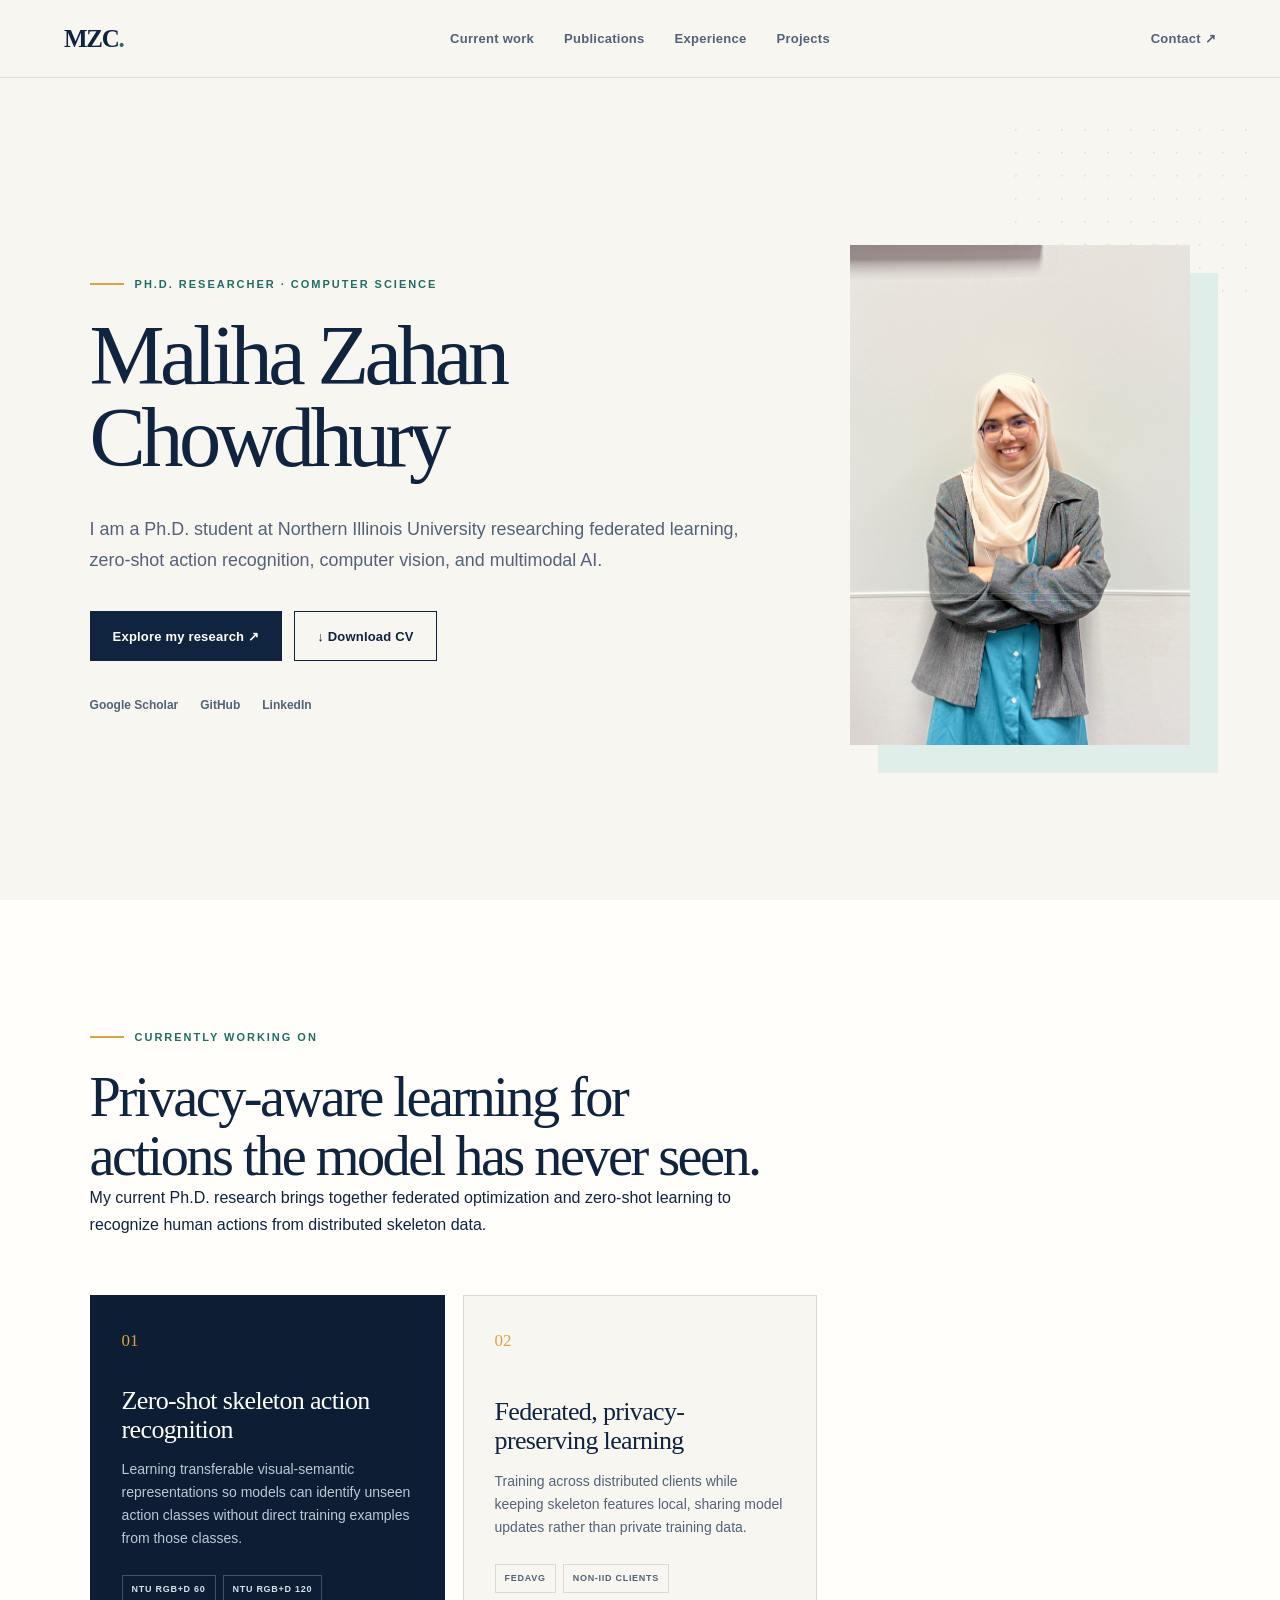
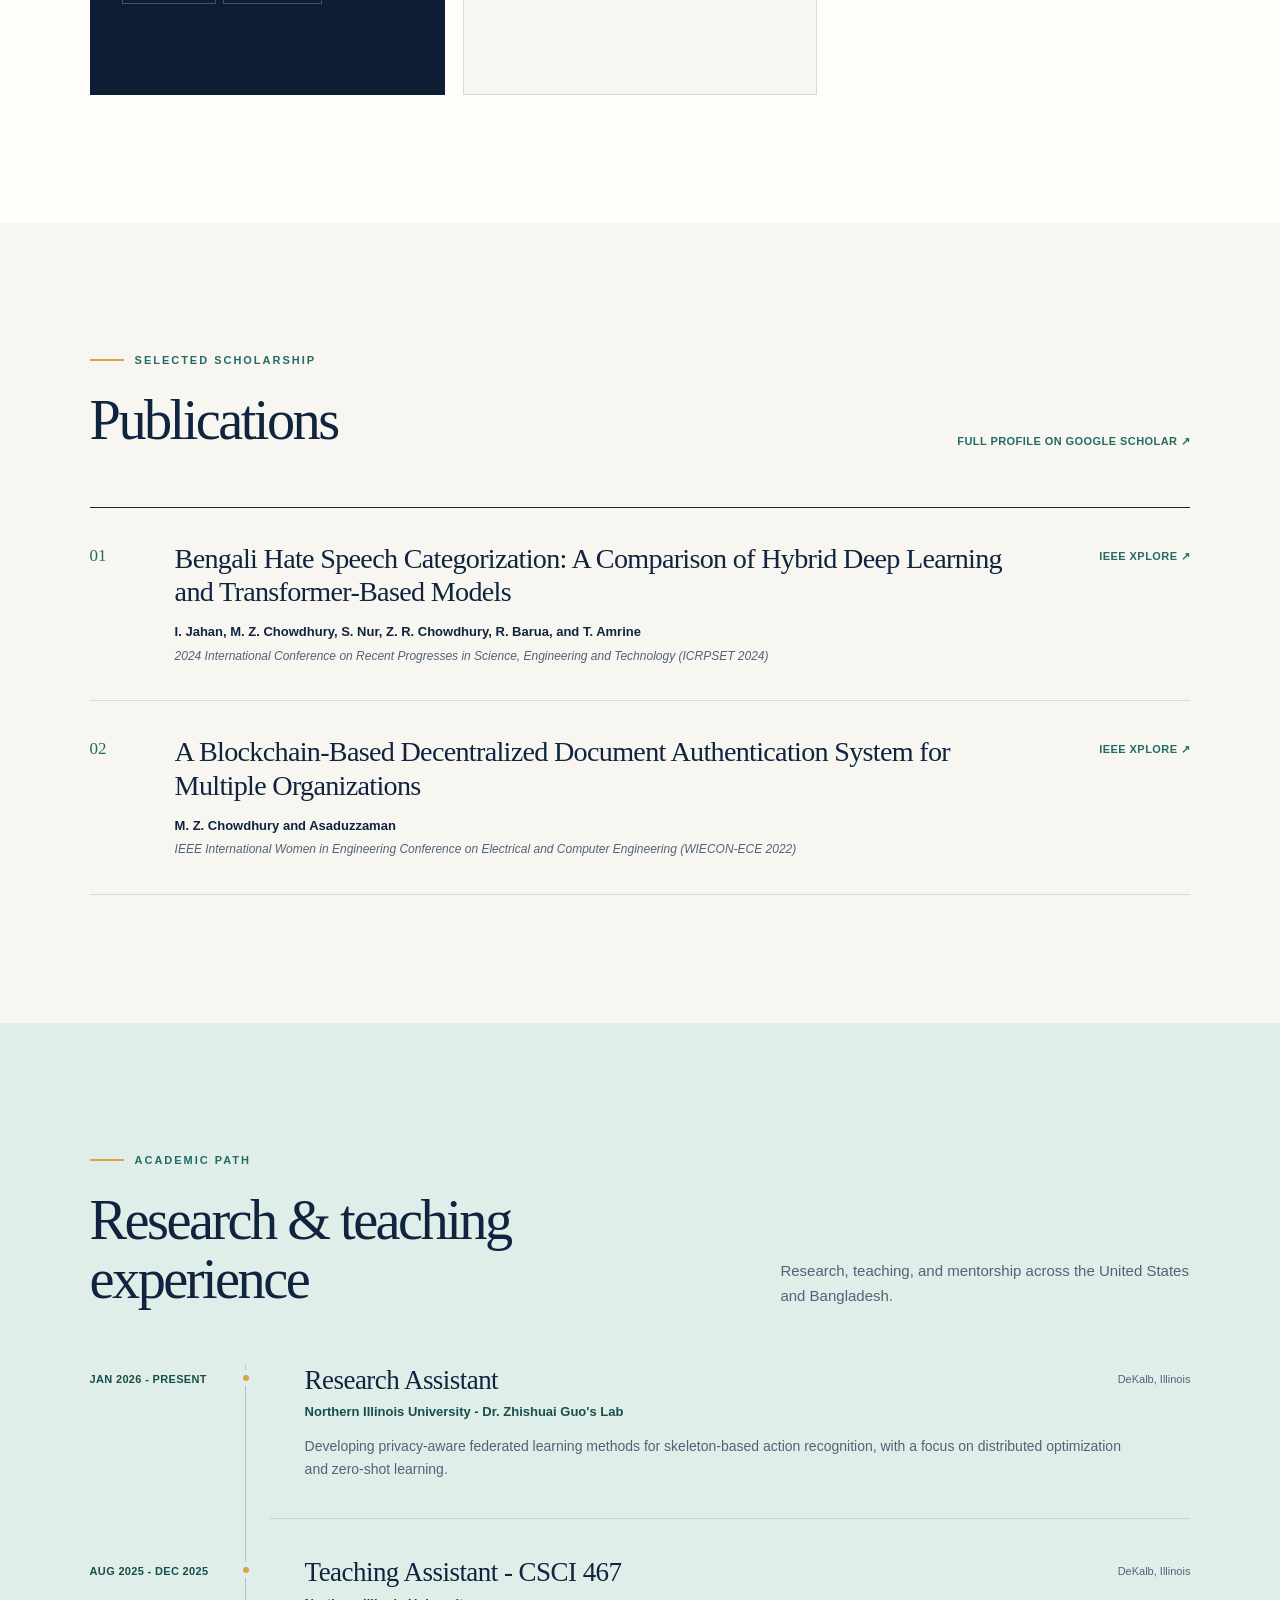
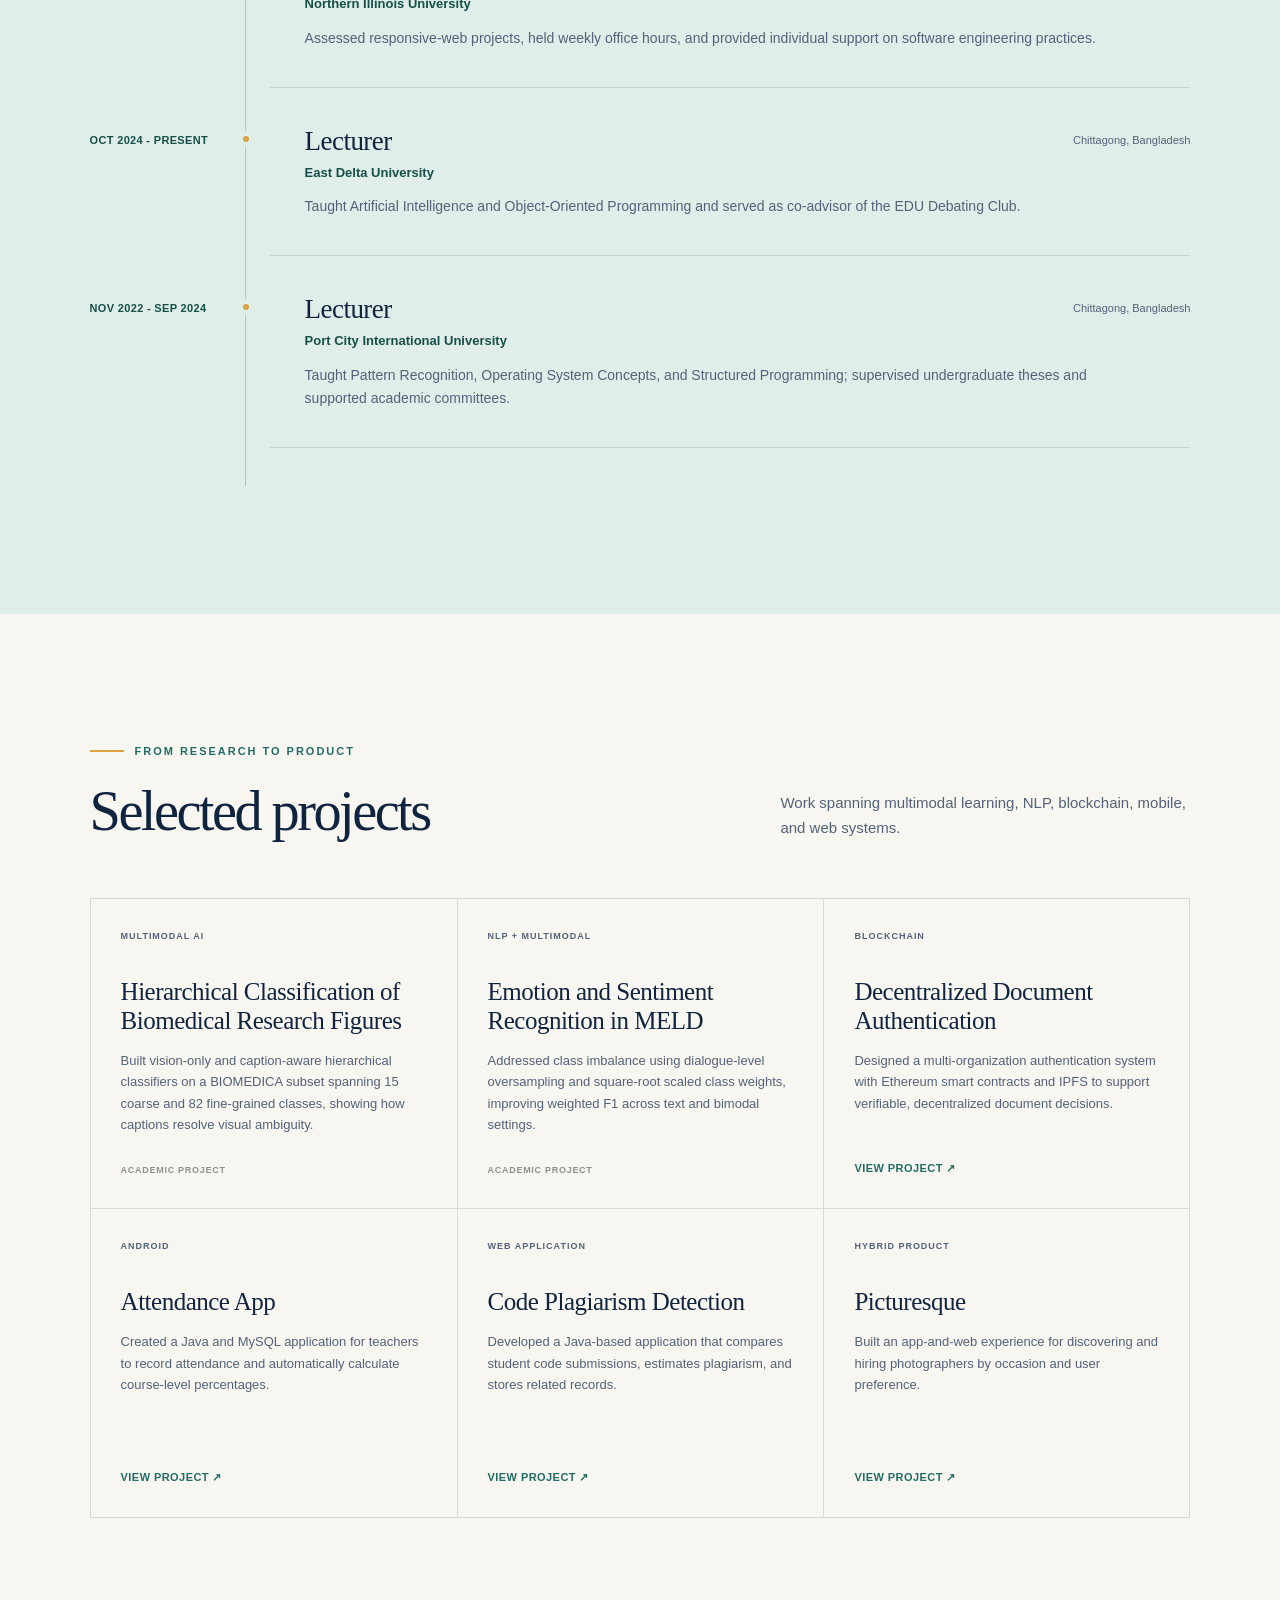
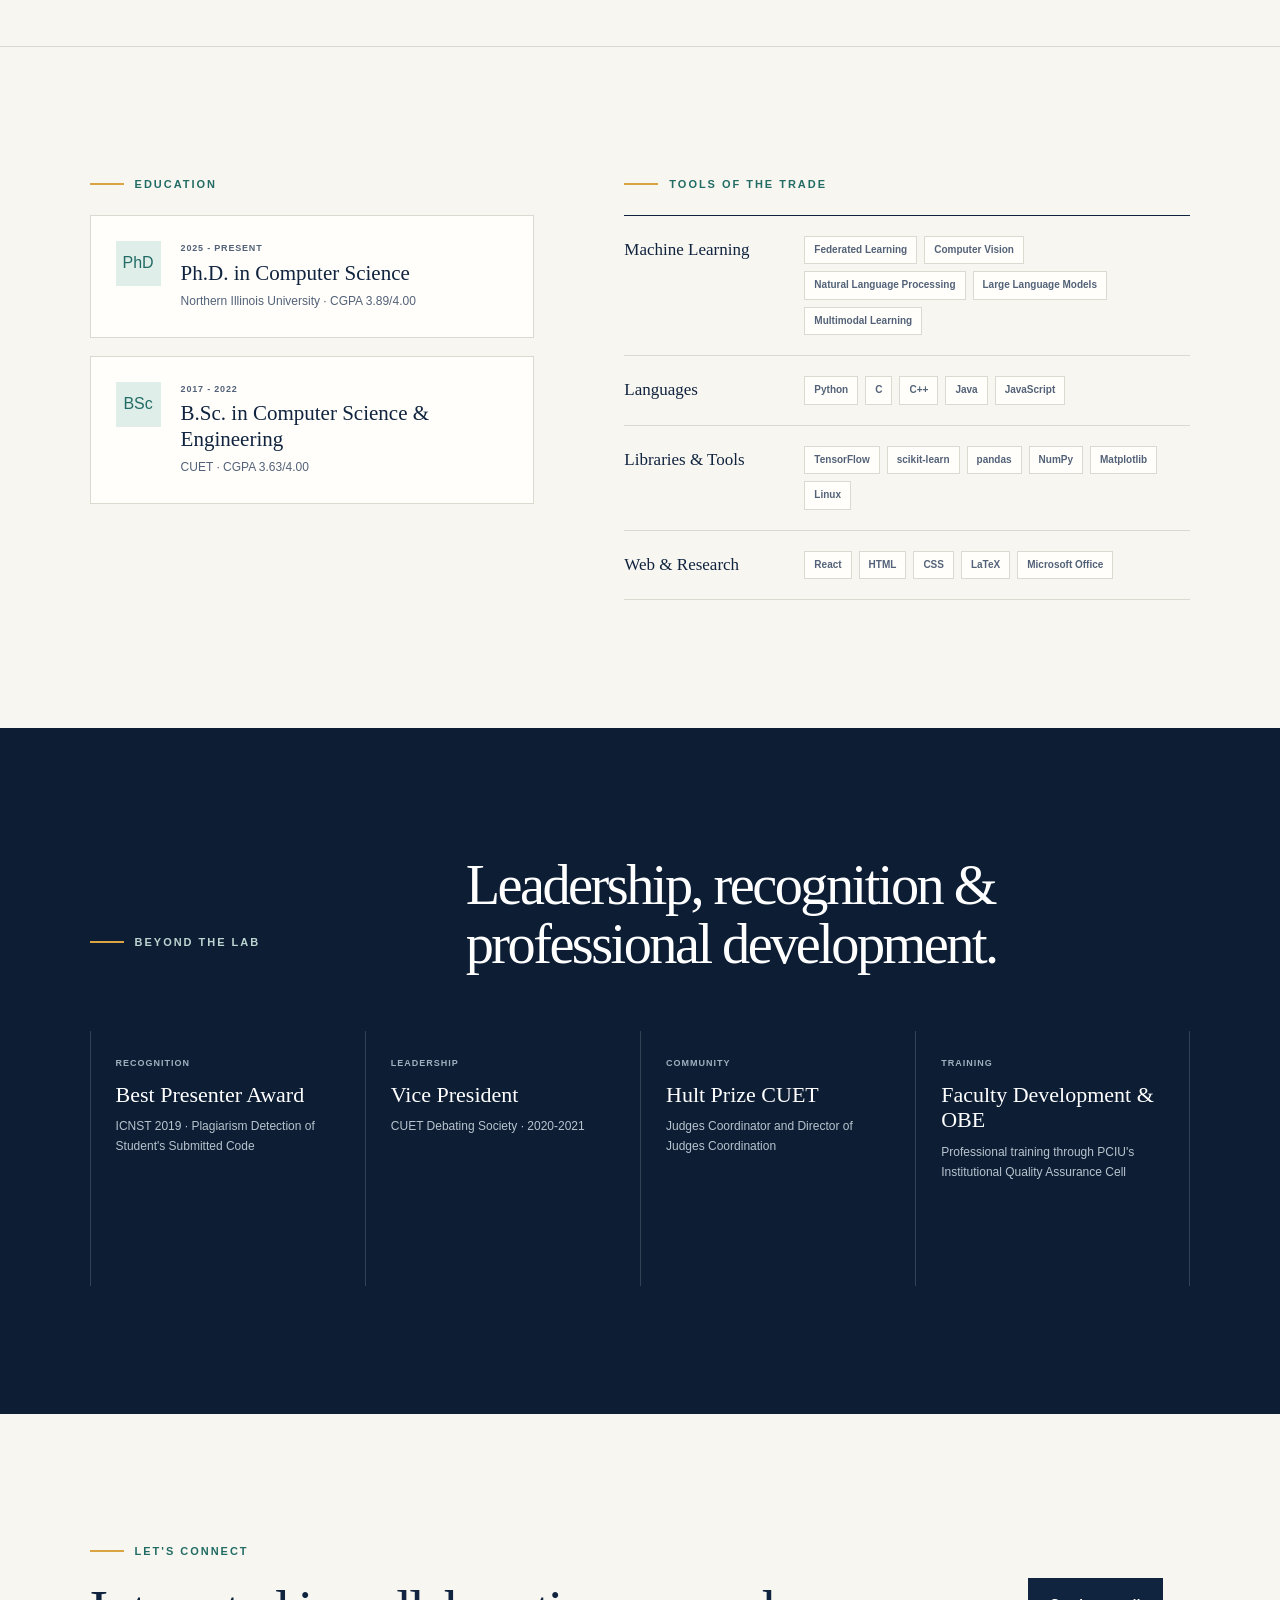
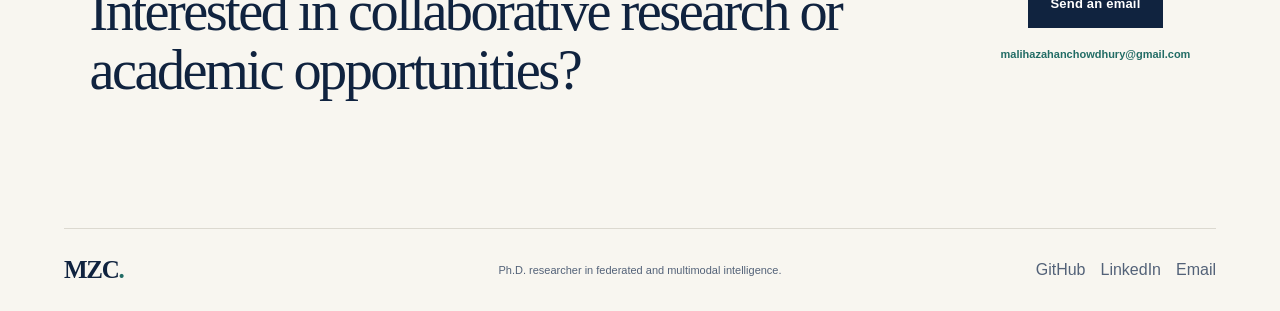
<file: index.html>
<!doctype html>
<html lang="en">
  <head>
    <meta charset="utf-8" />
    <meta name="viewport" content="width=device-width, initial-scale=1" />
    <meta name="theme-color" content="#0c1d34" />
    <meta name="google-site-verification" content="ceU7tw8AakLxYxX8Ek2FzI-vc7SExRwx08yfoW22PLg" />
    <meta
      name="description"
      content="Academic portfolio of Maliha Zahan Chowdhury, a Ph.D. researcher working in federated learning, zero-shot action recognition, computer vision, NLP, and multimodal AI."
    />
    <meta
      name="keywords"
      content="Maliha Zahan Chowdhury, federated learning, zero-shot learning, skeleton action recognition, computer vision, natural language processing, Northern Illinois University"
    />
    <meta name="author" content="Maliha Zahan Chowdhury" />
    <title>Maliha Zahan Chowdhury | Ph.D. Researcher</title>
    <link rel="icon" href="assets/favicon.svg" type="image/svg+xml" />
    <link rel="stylesheet" href="assets/portfolio.css" />
  </head>
  <body>
    <main>
      <header class="site-header">
        <a class="wordmark" href="#top" aria-label="Maliha Zahan Chowdhury - home">MZC<span>.</span></a>
        <nav aria-label="Main navigation">
          <a href="#work">Current work</a>
          <a href="#publications">Publications</a>
          <a href="#experience">Experience</a>
          <a href="#projects">Projects</a>
        </nav>
        <a class="header-contact" href="#contact">Contact ↗</a>
      </header>

      <section class="hero" id="top">
        <div class="hero-copy">
          <p class="eyebrow"><span></span> Ph.D. researcher · Computer Science</p>
          <h1>Maliha Zahan Chowdhury</h1>
          <p class="hero-lede">
            I am a Ph.D. student at Northern
            Illinois University researching federated learning, zero-shot action
            recognition, computer vision, and multimodal AI.
          </p>
          <div class="hero-actions">
            <a class="button button-primary" href="#work">Explore my research ↗</a>
            <a class="button button-secondary" href="assets/CV_Maliha_Zahan_Chowdhury.pdf" download>↓ Download CV</a>
          </div>
          <div class="social-row" aria-label="Academic and social profiles">
            <a href="https://scholar.google.com/citations?user=nl8xEpQAAAAJ&amp;hl=en&amp;oi=ao" target="_blank" rel="noreferrer">Google Scholar</a>
            <a href="https://github.com/malihachowdhury23" target="_blank" rel="noreferrer">GitHub</a>
            <a href="https://www.linkedin.com/in/maliha-zahan-chowdhury-b78220244/" target="_blank" rel="noreferrer">LinkedIn</a>
          </div>
        </div>
        
        <aside class="hero-panel profile-panel" aria-label="Portrait of Maliha Zahan Chowdhury">
          <img
            class="profile-photo"
            src="assets/maliha-profile.JPG"
            alt="Maliha Zahan Chowdhury"
          >
        </aside>
      </section>

      <!-- <div class="fact-strip" aria-label="Highlights">
        <div><strong>3.89</strong><span>Ph.D. CGPA</span></div>
        <div><strong>02</strong><span>Publications</span></div>
        <div><strong>04+</strong><span>Research domains</span></div>
        <div><strong>2019</strong><span>Best Presenter</span></div>
      </div> -->

      <section class="section current-work" id="work">
        <div class="section-heading">
          <div>
            <p class="eyebrow"><span></span> Currently working on</p>
            <h2>Privacy-aware learning for actions the model has never seen.</h2>
            <p>
              My current Ph.D. research brings together federated optimization and
              zero-shot learning to recognize human actions from distributed skeleton data.
            </p>
          </div>  
        </div>
        <div class="work-grid">
          <article class="work-card featured-card">
            <div class="card-index">01</div>
            <h3>Zero-shot skeleton action recognition</h3>
            <p>
              Learning transferable visual-semantic representations so models can identify
              unseen action classes without direct training examples from those classes.
            </p>
            <div class="card-tags"><span>NTU RGB+D 60</span><span>NTU RGB+D 120</span></div>
          </article>
          <article class="work-card">
            <div class="card-index">02</div>
            <h3>Federated, privacy-preserving learning</h3>
            <p>
              Training across distributed clients while keeping skeleton features local,
              sharing model updates rather than private training data.
            </p>
            <div class="card-tags"><span>FedAvg</span><span>Non-IID clients</span></div>
          </article>
          <!-- <article class="work-card">
            <div class="card-index">03</div>
            <h3>Communication-aware optimization</h3>
            <p>
              Studying iteration-based aggregation and local-versus-global alignment losses
              to improve accuracy under heterogeneous client distributions.
            </p>
            <div class="card-tags"><span>Calibration</span><span>Macro alignment</span></div>
          </article> -->
        </div>
      </section>

      <section class="section publications" id="publications">
        <div class="section-heading compact-heading">
          <div>
            <p class="eyebrow"><span></span> Selected scholarship</p>
            <h2>Publications</h2>
          </div>
          <a class="text-link" href="https://scholar.google.com/citations?user=nl8xEpQAAAAJ&amp;hl=en&amp;oi=ao" target="_blank" rel="noreferrer">Full profile on Google Scholar ↗</a>
        </div>
        <div class="publication-list">
          <article class="publication-item">
            <span class="publication-number">01</span>
            <div>
              <h3>Bengali Hate Speech Categorization: A Comparison of Hybrid Deep Learning and Transformer-Based Models</h3>
              <p class="authors">I. Jahan, M. Z. Chowdhury, S. Nur, Z. R. Chowdhury, R. Barua, and T. Amrine</p>
              <p class="venue">2024 International Conference on Recent Progresses in Science, Engineering and Technology (ICRPSET 2024)</p>
            </div>
            <a class="external-link" href="https://ieeexplore.ieee.org/abstract/document/10955953" target="_blank" rel="noreferrer">IEEE Xplore ↗</a>
          </article>
          <article class="publication-item">
            <span class="publication-number">02</span>
            <div>
              <h3>A Blockchain-Based Decentralized Document Authentication System for Multiple Organizations</h3>
              <p class="authors">M. Z. Chowdhury and Asaduzzaman</p>
              <p class="venue">IEEE International Women in Engineering Conference on Electrical and Computer Engineering (WIECON-ECE 2022)</p>
            </div>
            <a class="external-link" href="https://ieeexplore.ieee.org/abstract/document/10151411" target="_blank" rel="noreferrer">IEEE Xplore ↗</a>
          </article>
        </div>
      </section>

      <section class="section experience" id="experience">
        <div class="section-heading compact-heading">
          <div>
            <p class="eyebrow"><span></span> Academic path</p>
            <h2>Research &amp; teaching experience</h2>
          </div>
          <p>Research, teaching, and mentorship across the United States and Bangladesh.</p>
        </div>
        <div class="timeline">
          <article class="timeline-item">
            <p class="timeline-period">Jan 2026 - Present</p><div class="timeline-marker"><span></span></div>
            <div class="timeline-content">
              <div class="timeline-title-row"><div><h3>Research Assistant</h3><p class="organization">Northern Illinois University - Dr. Zhishuai Guo's Lab</p></div><p class="location">DeKalb, Illinois</p></div>
              <p>Developing privacy-aware federated learning methods for skeleton-based action recognition, with a focus on distributed optimization and zero-shot learning.</p>
            </div>
          </article>
          <article class="timeline-item">
            <p class="timeline-period">Aug 2025 - Dec 2025</p><div class="timeline-marker"><span></span></div>
            <div class="timeline-content">
              <div class="timeline-title-row"><div><h3>Teaching Assistant - CSCI 467</h3><p class="organization">Northern Illinois University</p></div><p class="location">DeKalb, Illinois</p></div>
              <p>Assessed responsive-web projects, held weekly office hours, and provided individual support on software engineering practices.</p>
            </div>
          </article>
          <article class="timeline-item">
            <p class="timeline-period">Oct 2024 - Present</p><div class="timeline-marker"><span></span></div>
            <div class="timeline-content">
              <div class="timeline-title-row"><div><h3>Lecturer</h3><p class="organization">East Delta University</p></div><p class="location">Chittagong, Bangladesh</p></div>
              <p>Taught Artificial Intelligence and Object-Oriented Programming and served as co-advisor of the EDU Debating Club.</p>
            </div>
          </article>
          <article class="timeline-item">
            <p class="timeline-period">Nov 2022 - Sep 2024</p><div class="timeline-marker"><span></span></div>
            <div class="timeline-content">
              <div class="timeline-title-row"><div><h3>Lecturer</h3><p class="organization">Port City International University</p></div><p class="location">Chittagong, Bangladesh</p></div>
              <p>Taught Pattern Recognition, Operating System Concepts, and Structured Programming; supervised undergraduate theses and supported academic committees.</p>
            </div>
          </article>
        </div>
      </section>

      <section class="section projects" id="projects">
        <div class="section-heading compact-heading">
          <div><p class="eyebrow"><span></span> From research to product</p><h2>Selected projects</h2></div>
          <p>Work spanning multimodal learning, NLP, blockchain, mobile, and web systems.</p>
        </div>
        <div class="project-grid">
          <article class="project-card"><p class="project-tag">Multimodal AI</p><h3>Hierarchical Classification of Biomedical Research Figures</h3><p>Built vision-only and caption-aware hierarchical classifiers on a BIOMEDICA subset spanning 15 coarse and 82 fine-grained classes, showing how captions resolve visual ambiguity.</p><span class="project-note">Academic project</span></article>
          <article class="project-card"><p class="project-tag">NLP + Multimodal</p><h3>Emotion and Sentiment Recognition in MELD</h3><p>Addressed class imbalance using dialogue-level oversampling and square-root scaled class weights, improving weighted F1 across text and bimodal settings.</p><span class="project-note">Academic project</span></article>
          <article class="project-card"><p class="project-tag">Blockchain</p><h3>Decentralized Document Authentication</h3><p>Designed a multi-organization authentication system with Ethereum smart contracts and IPFS to support verifiable, decentralized document decisions.</p><a class="external-link" href="https://ieeexplore.ieee.org/abstract/document/10151411" target="_blank" rel="noreferrer">View project ↗</a></article>
          <article class="project-card"><p class="project-tag">Android</p><h3>Attendance App</h3><p>Created a Java and MySQL application for teachers to record attendance and automatically calculate course-level percentages.</p><a class="external-link" href="https://github.com/MalihaMima/Attendance-App" target="_blank" rel="noreferrer">View project ↗</a></article>
          <article class="project-card"><p class="project-tag">Web Application</p><h3>Code Plagiarism Detection</h3><p>Developed a Java-based application that compares student code submissions, estimates plagiarism, and stores related records.</p><a class="external-link" href="https://github.com/MalihaMima/Plagiarism-Detection-of-Students-Submitted-Code" target="_blank" rel="noreferrer">View project ↗</a></article>
          <article class="project-card"><p class="project-tag">Hybrid Product</p><h3>Picturesque</h3><p>Built an app-and-web experience for discovering and hiring photographers by occasion and user preference.</p><a class="external-link" href="https://github.com/KanizTonni/Picturesque" target="_blank" rel="noreferrer">View project ↗</a></article>
        </div>
      </section>

      <section class="section credentials" id="education">
        <div class="credentials-grid">
          <div>
            <p class="eyebrow"><span></span> Education</p>
            <div class="education-list">
              <article><div class="credential-icon">PhD</div><div><p class="credential-date">2025 - Present</p><h3>Ph.D. in Computer Science</h3><p>Northern Illinois University · CGPA 3.89/4.00</p></div></article>
              <article><div class="credential-icon">BSc</div><div><p class="credential-date">2017 - 2022</p><h3>B.Sc. in Computer Science &amp; Engineering</h3><p>CUET · CGPA 3.63/4.00</p></div></article>
            </div>
          </div>
          <div>
            <p class="eyebrow"><span></span> Tools of the trade</p>
            <div class="skills-list">
              <article><h3>Machine Learning</h3><div><span>Federated Learning</span><span>Computer Vision</span><span>Natural Language Processing</span><span>Large Language Models</span><span>Multimodal Learning</span></div></article>
              <article><h3>Languages</h3><div><span>Python</span><span>C</span><span>C++</span><span>Java</span><span>JavaScript</span></div></article>
              <article><h3>Libraries &amp; Tools</h3><div><span>TensorFlow</span><span>scikit-learn</span><span>pandas</span><span>NumPy</span><span>Matplotlib</span><span>Linux</span></div></article>
              <article><h3>Web &amp; Research</h3><div><span>React</span><span>HTML</span><span>CSS</span><span>LaTeX</span><span>Microsoft Office</span></div></article>
            </div>
          </div>
        </div>
      </section>

      <section class="section recognition">
        <div class="recognition-intro"><p class="eyebrow light"><span></span> Beyond the lab</p><h2>Leadership, recognition &amp; professional development.</h2></div>
        <div class="recognition-grid">
          <article><p class="recognition-label">Recognition</p><h3>Best Presenter Award</h3><p>ICNST 2019 · Plagiarism Detection of Student's Submitted Code</p></article>
          <article><p class="recognition-label">Leadership</p><h3>Vice President</h3><p>CUET Debating Society · 2020-2021</p></article>
          <article><p class="recognition-label">Community</p><h3>Hult Prize CUET</h3><p>Judges Coordinator and Director of Judges Coordination</p></article>
          <article><p class="recognition-label">Training</p><h3>Faculty Development &amp; OBE</h3><p>Professional training through PCIU's Institutional Quality Assurance Cell</p></article>
        </div>
      </section>

      <section class="contact" id="contact">
        <div><p class="eyebrow"><span></span> Let's connect</p><h2>Interested in collaborative research or academic opportunities?</h2></div>
        <div class="contact-actions">
          <a class="button button-primary" href="mailto:malihazahanchowdhury@gmail.com">Send an email</a>
          <a class="contact-email" href="mailto:malihazahanchowdhury@gmail.com">malihazahanchowdhury@gmail.com</a>
        </div>
      </section>

      <footer>
        <div class="footer-mark">MZC<span>.</span></div>
        <p>Ph.D. researcher in federated and multimodal intelligence.</p>
        <div><a href="https://github.com/MalihaMima" target="_blank" rel="noreferrer">GitHub</a><a href="https://www.linkedin.com/in/maliha-zahan-chowdhury-b78220244/" target="_blank" rel="noreferrer">LinkedIn</a><a href="mailto:malihazahanchowdhury@gmail.com">Email</a></div>
      </footer>
    </main>
  </body>
</html>
</file>
